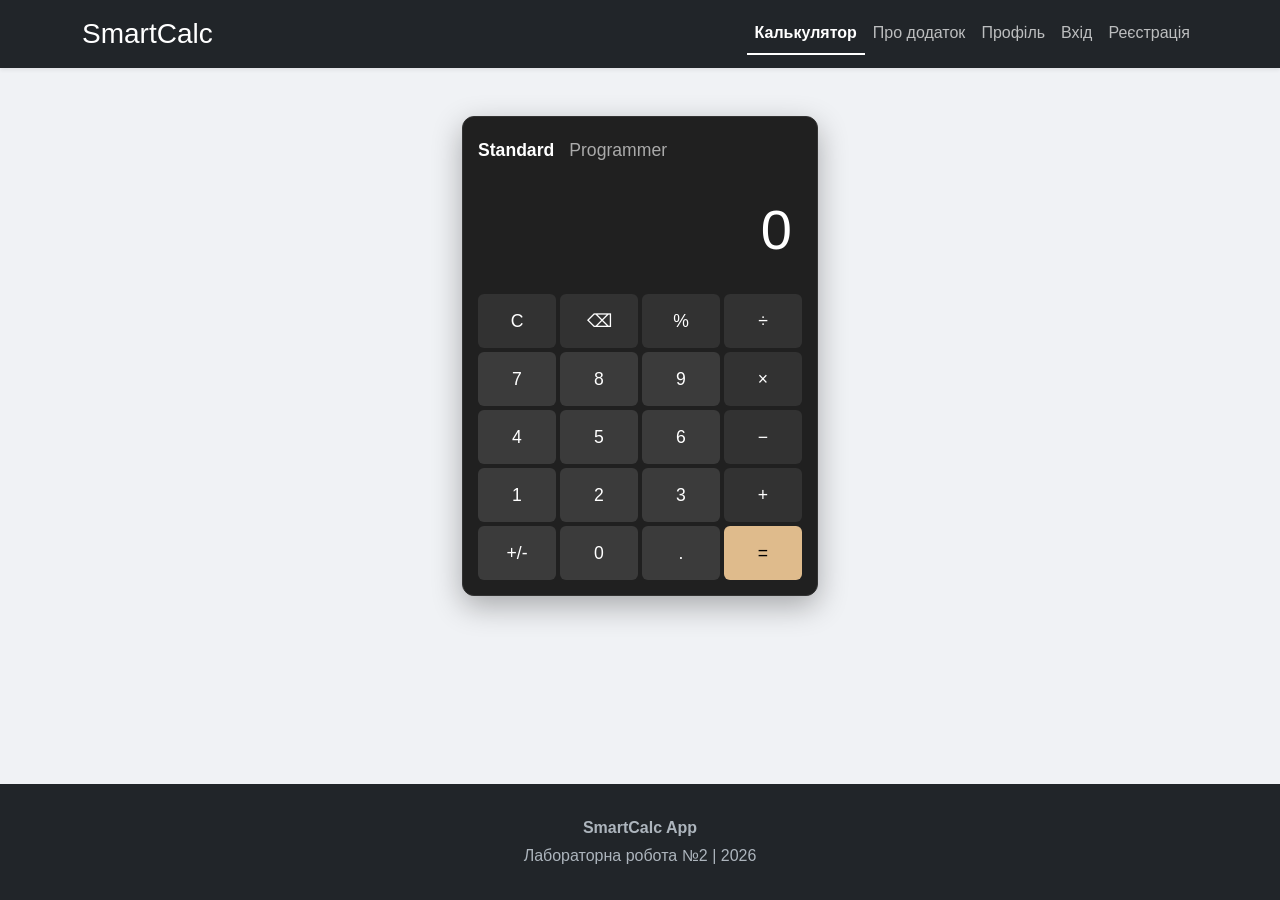
<file: index.html>
<!DOCTYPE html>
<html lang="uk">
<head>
    <meta charset="UTF-8">
    <meta name="viewport" content="width=device-width, initial-scale=1.0">
    <title>SmartCalc - Головна</title>
    <link href="https://cdn.jsdelivr.net/npm/bootstrap@5.3.0/dist/css/bootstrap.min.css" rel="stylesheet">
    <link rel="stylesheet" href="style.css">
</head>
<body>
    <nav class="navbar navbar-expand-lg navbar-dark bg-dark shadow-sm">
        <div class="container">
            <a class="navbar-brand fs-3" href="index.html">SmartCalc</a>
            <button class="navbar-toggler" type="button" data-bs-toggle="collapse" data-bs-target="#navbarNav">
                <span class="navbar-toggler-icon"></span>
            </button>
            <div class="collapse navbar-collapse" id="navbarNav">
                <div class="navbar-nav ms-auto">
                    <a class="nav-link active" href="index.html">Калькулятор</a>
                    <a class="nav-link" href="about.html">Про додаток</a>
                    <a class="nav-link" href="profile.html">Профіль</a>
                    <a class="nav-link" href="login.html">Вхід</a>
                    <a class="nav-link" href="register.html">Реєстрація</a>
                </div>
            </div>
        </div>
    </nav>

    <main class="container my-5">
        <div class="row justify-content-center">
            <div class="col-md-7 col-lg-5 col-xl-4">
                <div class="calc-card">
                    <ul class="nav nav-calc-mode" id="calcTabs" role="tablist">
                        <li class="nav-item">
                            <button class="nav-link active" data-bs-toggle="tab" data-bs-target="#std">Standard</button>
                        </li>
                        <li class="nav-item">
                            <button class="nav-link" data-bs-toggle="tab" data-bs-target="#prog">Programmer</button>
                        </li>
                    </ul>
                    
                    <div class="display">0</div>

                    <div class="tab-content">
                        <div class="tab-pane fade show active" id="std">
                            <div class="row g-1 row-cols-4 mt-2">
                                <div class="col"><button class="calc-btn btn-op">C</button></div>
                                <div class="col"><button class="calc-btn btn-op">⌫</button></div>
                                <div class="col"><button class="calc-btn btn-op">%</button></div>
                                <div class="col"><button class="calc-btn btn-op">÷</button></div>
                                <div class="col"><button class="calc-btn btn-num">7</button></div>
                                <div class="col"><button class="calc-btn btn-num">8</button></div>
                                <div class="col"><button class="calc-btn btn-num">9</button></div>
                                <div class="col"><button class="calc-btn btn-op">×</button></div>
                                <div class="col"><button class="calc-btn btn-num">4</button></div>
                                <div class="col"><button class="calc-btn btn-num">5</button></div>
                                <div class="col"><button class="calc-btn btn-num">6</button></div>
                                <div class="col"><button class="calc-btn btn-op">−</button></div>
                                <div class="col"><button class="calc-btn btn-num">1</button></div>
                                <div class="col"><button class="calc-btn btn-num">2</button></div>
                                <div class="col"><button class="calc-btn btn-num">3</button></div>
                                <div class="col"><button class="calc-btn btn-op">+</button></div>
                                <div class="col"><button class="calc-btn btn-num">+/-</button></div>
                                <div class="col"><button class="calc-btn btn-num">0</button></div>
                                <div class="col"><button class="calc-btn btn-num">.</button></div>
                                <div class="col"><button class="calc-btn btn-eq">=</button></div>
                            </div>
                        </div>

                        <div class="tab-pane fade" id="prog">
                            <div class="mb-3 mt-2" style="font-size: 0.9rem;">
                                <div class="d-flex justify-content-between text-secondary mb-1"><span class="fw-bold">HEX</span><span>0</span></div>
                                <div class="d-flex justify-content-between text-info border-start border-info border-3 ps-2 mb-1"><span class="fw-bold text-white">DEC</span><span class="text-white">0</span></div>
                                <div class="d-flex justify-content-between text-secondary mb-1"><span class="fw-bold">OCT</span><span>0</span></div>
                                <div class="d-flex justify-content-between text-secondary mb-1"><span class="fw-bold">BIN</span><span>0</span></div>
                            </div>
                            
                            <div class="row g-1 row-cols-5">
                                <div class="col"><button class="calc-btn btn-op text-secondary">A</button></div>
                                <div class="col"><button class="calc-btn btn-op"><<</button></div>
                                <div class="col"><button class="calc-btn btn-op">>></button></div>
                                <div class="col"><button class="calc-btn btn-op">C</button></div>
                                <div class="col"><button class="calc-btn btn-op">⌫</button></div>
                                <div class="col"><button class="calc-btn btn-op text-secondary">B</button></div>
                                <div class="col"><button class="calc-btn btn-num">7</button></div>
                                <div class="col"><button class="calc-btn btn-num">8</button></div>
                                <div class="col"><button class="calc-btn btn-num">9</button></div>
                                <div class="col"><button class="calc-btn btn-op">×</button></div>
                                <div class="col"><button class="calc-btn btn-op text-secondary">C</button></div>
                                <div class="col"><button class="calc-btn btn-num">4</button></div>
                                <div class="col"><button class="calc-btn btn-num">5</button></div>
                                <div class="col"><button class="calc-btn btn-num">6</button></div>
                                <div class="col"><button class="calc-btn btn-op">−</button></div>
                                <div class="col"><button class="calc-btn btn-op text-secondary">D</button></div>
                                <div class="col"><button class="calc-btn btn-num">1</button></div>
                                <div class="col"><button class="calc-btn btn-num">2</button></div>
                                <div class="col"><button class="calc-btn btn-num">3</button></div>
                                <div class="col"><button class="calc-btn btn-op">+</button></div>
                                <div class="col"><button class="calc-btn btn-op text-secondary">E</button></div>
                                <div class="col"><button class="calc-btn btn-op text-secondary">F</button></div>
                                <div class="col"><button class="calc-btn btn-num">0</button></div>
                                <div class="col"><button class="calc-btn btn-num">.</button></div>
                                <div class="col"><button class="calc-btn btn-eq">=</button></div>
                            </div>
                        </div>
                    </div>
                </div>
            </div>
        </div>
    </main>

    <footer class="text-center">
        <div class="container">
            <p class="mb-1 fw-bold">SmartCalc App</p>
            <p class="mb-0">Лабораторна робота №2 | 2026</p>
        </div>
    </footer>
    <script src="https://cdn.jsdelivr.net/npm/bootstrap@5.3.0/dist/js/bootstrap.bundle.min.js"></script>
    <script src="model.js"></script>
    <script src="view.js"></script>
    <script src="controller.js"></script>
</body>
</html>
</file>
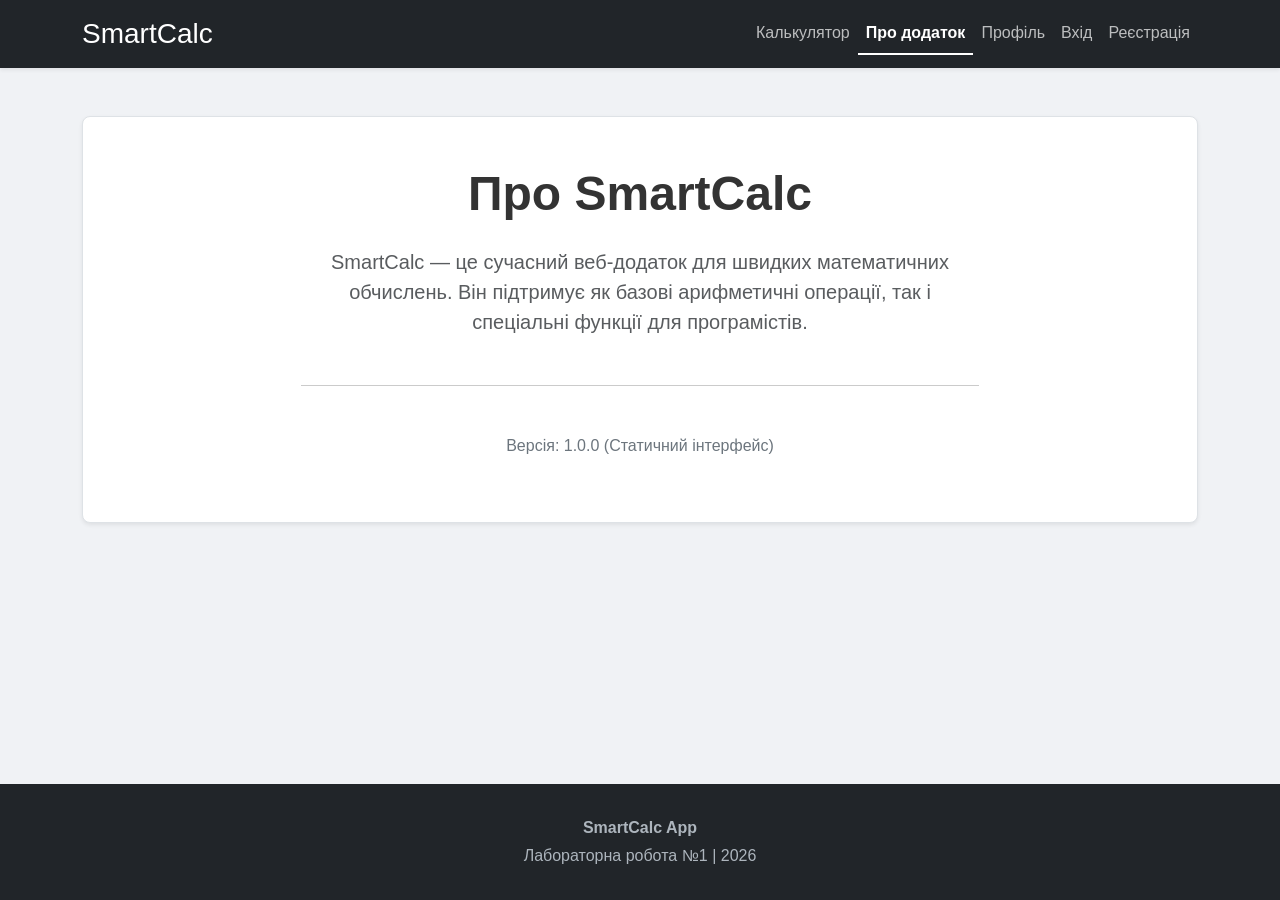
<file: about.html>
<!DOCTYPE html>
<html lang="uk">
<head>
    <meta charset="UTF-8">
    <meta name="viewport" content="width=device-width, initial-scale=1.0">
    <title>SmartCalc - Про додаток</title>
    <link href="https://cdn.jsdelivr.net/npm/bootstrap@5.3.0/dist/css/bootstrap.min.css" rel="stylesheet">
    <link rel="stylesheet" href="style.css">
</head>
<body>
    <nav class="navbar navbar-expand-lg navbar-dark bg-dark shadow-sm">
        <div class="container">
            <a class="navbar-brand fs-3" href="index.html">SmartCalc </a>
            <button class="navbar-toggler" type="button" data-bs-toggle="collapse" data-bs-target="#navbarNav">
                <span class="navbar-toggler-icon"></span>
            </button>
            <div class="collapse navbar-collapse" id="navbarNav">
                <div class="navbar-nav ms-auto">
                    <a class="nav-link" href="index.html">Калькулятор</a>
                    <a class="nav-link active" href="about.html">Про додаток</a>
                    <a class="nav-link" href="profile.html">Профіль</a>
                    <a class="nav-link" href="login.html">Вхід</a>
                    <a class="nav-link" href="register.html">Реєстрація</a>
                </div>
            </div>
        </div>
    </nav>

    <main class="container my-5 text-center">
        <div class="p-5 mb-4 bg-white rounded-3 shadow-sm border">
            <div style="font-size: 5rem;"></div>
            <h1 class="display-5 fw-bold">Про SmartCalc</h1>
            <div class="col-lg-8 mx-auto mt-4">
                <p class="lead text-muted">SmartCalc — це сучасний веб-додаток для швидких математичних обчислень. Він підтримує як базові арифметичні операції, так і спеціальні функції для програмістів.</p>
                <hr class="my-5">
                <p class="text-secondary">Версія: 1.0.0 (Статичний інтерфейс)</p>
            </div>
        </div>
    </main>

    <footer class="text-center">
        <div class="container">
            <p class="mb-1 fw-bold">SmartCalc App</p>
            <p class="mb-0">Лабораторна робота №1 | 2026</p>
        </div>
    </footer>
    <script src="https://cdn.jsdelivr.net/npm/bootstrap@5.3.0/dist/js/bootstrap.bundle.min.js"></script>
    <script src="model.js"></script>
    <script src="view.js"></script>
    <script src="controller.js"></script>
</body>
</html>
</file>
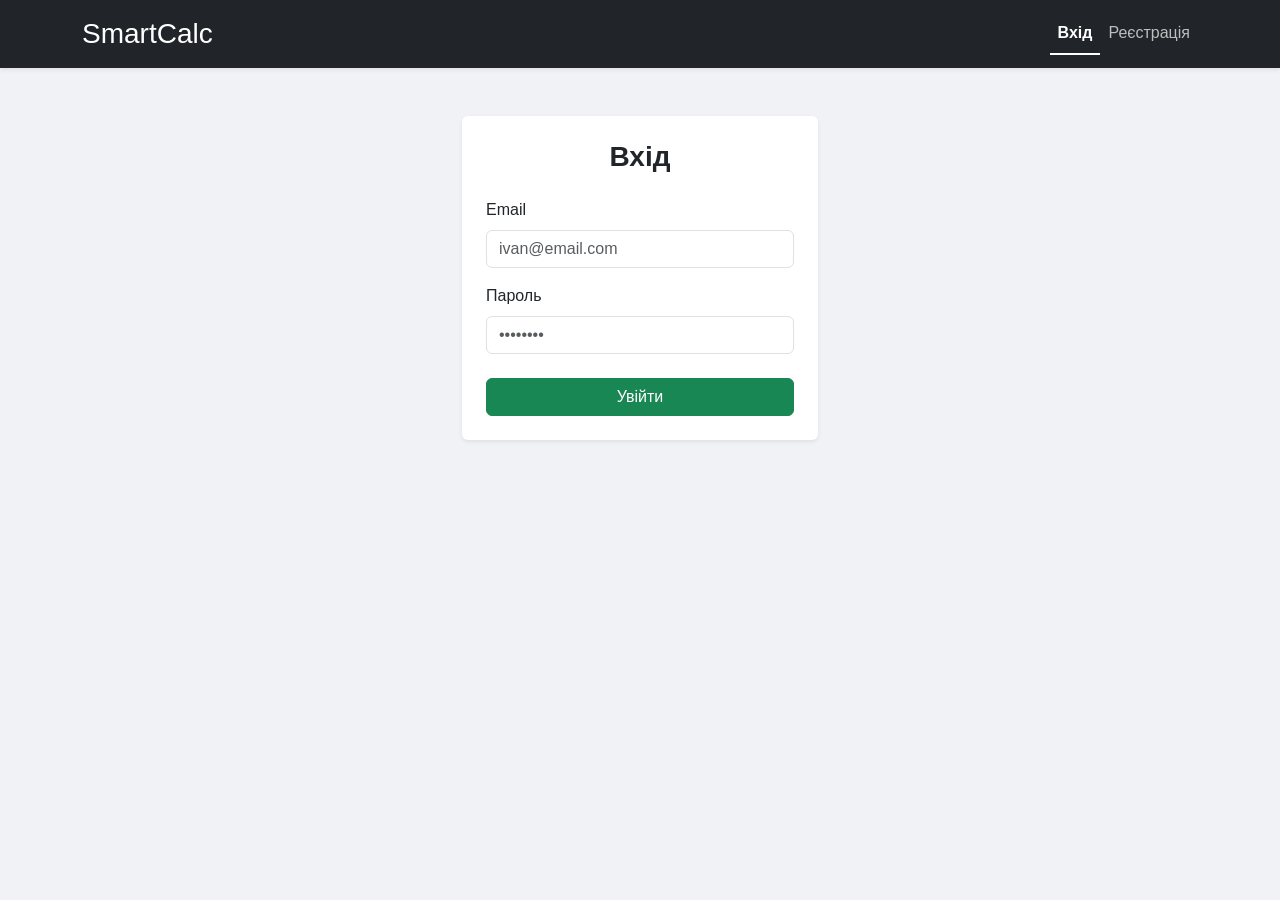
<file: login.html>
<!DOCTYPE html>
<html lang="uk">
<head>
    <meta charset="UTF-8">
    <meta name="viewport" content="width=device-width, initial-scale=1.0">
    <title>SmartCalc - Вхід</title>
    <link href="https://cdn.jsdelivr.net/npm/bootstrap@5.3.0/dist/css/bootstrap.min.css" rel="stylesheet">
    <link rel="stylesheet" href="style.css">
</head>
<body>
    <nav class="navbar navbar-expand-lg navbar-dark bg-dark shadow-sm">
        <div class="container">
            <a class="navbar-brand fs-3" href="index.html">SmartCalc</a>
            <div class="navbar-nav ms-auto" id="nav-links">
                <a class="nav-link active" href="login.html">Вхід</a>
                <a class="nav-link" href="register.html">Реєстрація</a>
            </div>
        </div>
    </nav>

    <main class="container my-5">
        <div class="row justify-content-center">
            <div class="col-md-5 col-lg-4">
                <div class="card p-4 shadow-sm border-0 text-center">
                    <h3 class="mb-4 fw-bold">Вхід</h3>
                    <form id="login-form">
                        <div class="mb-3 text-start">
                            <label class="form-label">Email</label>
                            <input type="email" id="log-email" class="form-control" placeholder="ivan@email.com" required>
                        </div>
                        <div class="mb-4 text-start">
                            <label class="form-label">Пароль</label>
                            <input type="password" id="log-pass" class="form-control" placeholder="••••••••" required>
                        </div>
                        <button type="submit" class="btn btn-success w-100">Увійти</button>
                    </form>
                </div>
            </div>
        </div>
    </main>
    <script src="model.js"></script>
    <script src="view.js"></script>
    <script src="controller.js"></script>
</body>
</html>
</file>
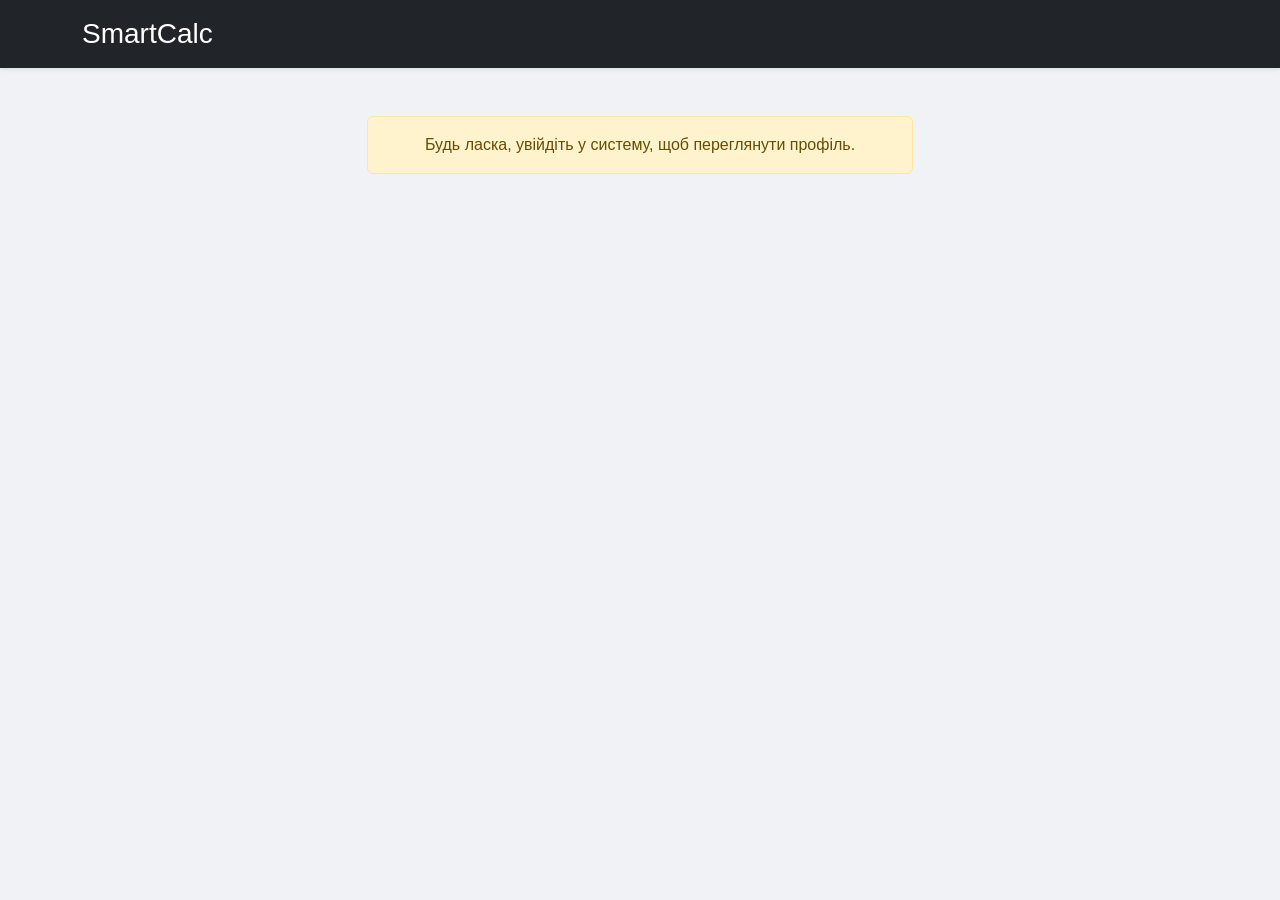
<file: profile.html>
<!DOCTYPE html>
<html lang="uk">
<head>
    <meta charset="UTF-8">
    <meta name="viewport" content="width=device-width, initial-scale=1.0">
    <title>SmartCalc - Профіль</title>
    <link href="https://cdn.jsdelivr.net/npm/bootstrap@5.3.0/dist/css/bootstrap.min.css" rel="stylesheet">
    <link rel="stylesheet" href="style.css">
</head>
<body>
    <nav class="navbar navbar-expand-lg navbar-dark bg-dark shadow-sm">
        <div class="container">
            <a class="navbar-brand fs-3" href="index.html">SmartCalc</a>
            <div class="navbar-nav ms-auto" id="nav-links"></div>
        </div>
    </nav>

    <main class="container my-5">
        <div class="row justify-content-center">
            <div class="col-lg-6">
                <div id="profile-content" class="card p-4 shadow-sm border-0">
                    <h3 class="mb-4 text-center fw-bold">Профіль користувача</h3>
                    <table class="table table-bordered">
                        <tr><th class="table-dark">Параметр</th><th class="table-dark">Значення</th></tr>
                        <tr><td>Ім'я</td><td id="prof-name">-</td></tr>
                        <tr><td>Email</td><td id="prof-email">-</td></tr>
                        <tr><td>Стать</td><td id="prof-gender">-</td></tr>
                        <tr><td>Дата народження</td><td id="prof-date">-</td></tr>
                    </table>
                </div>
                <div id="login-alert" class="alert alert-warning text-center d-none">
                    Будь ласка, увійдіть у систему, щоб переглянути профіль.
                </div>
            </div>
        </div>
    </main>
    <script src="model.js"></script>
    <script src="view.js"></script>
    <script src="controller.js"></script>
</body>
</html>
</file>
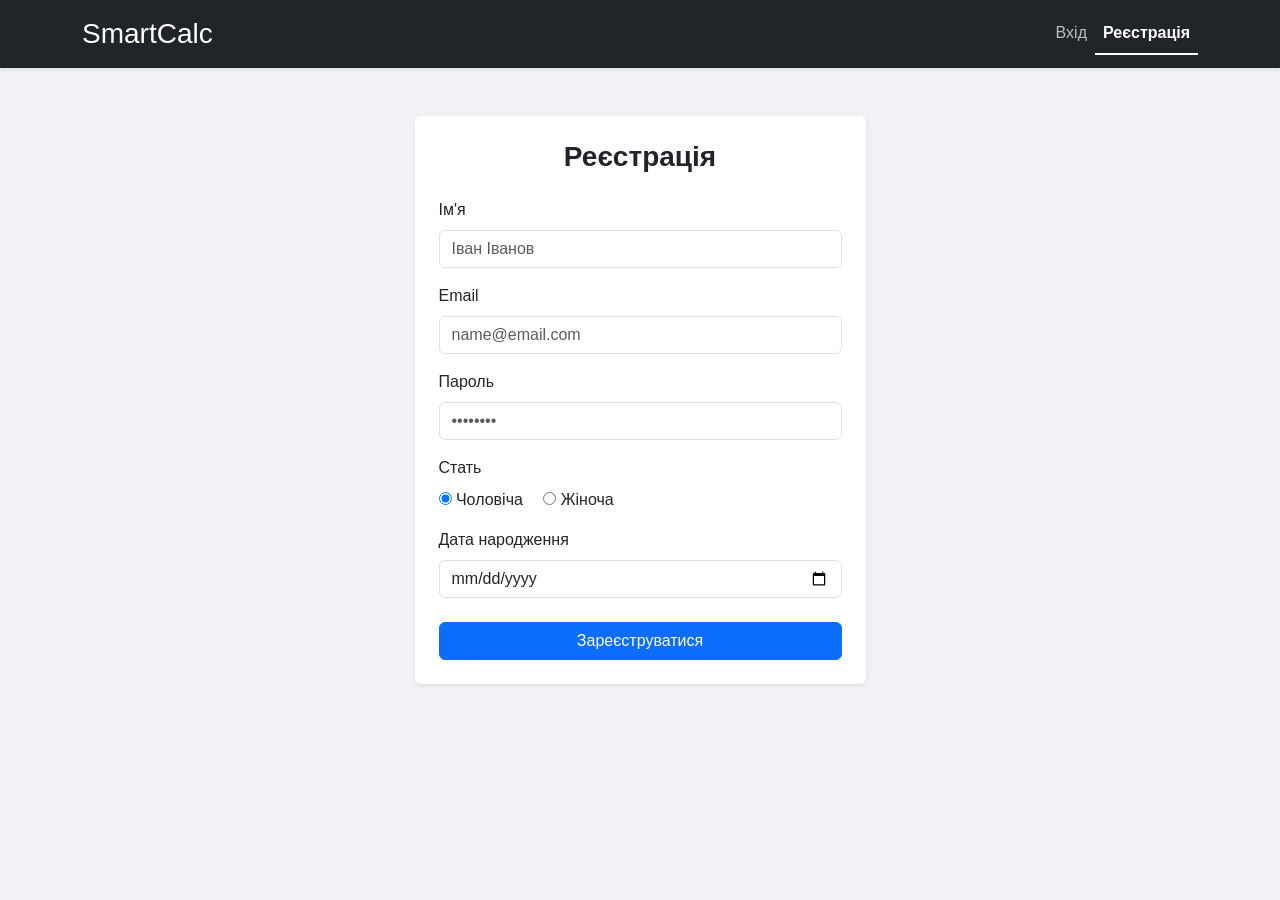
<file: register.html>
<!DOCTYPE html>
<html lang="uk">
<head>
    <meta charset="UTF-8">
    <meta name="viewport" content="width=device-width, initial-scale=1.0">
    <title>SmartCalc - Реєстрація</title>
    <link href="https://cdn.jsdelivr.net/npm/bootstrap@5.3.0/dist/css/bootstrap.min.css" rel="stylesheet">
    <link rel="stylesheet" href="style.css">
</head>
<body>
    <nav class="navbar navbar-expand-lg navbar-dark bg-dark shadow-sm">
        <div class="container">
            <a class="navbar-brand fs-3" href="index.html">SmartCalc</a>
            <div class="navbar-nav ms-auto" id="nav-links">
                <a class="nav-link" href="login.html">Вхід</a>
                <a class="nav-link active" href="register.html">Реєстрація</a>
            </div>
        </div>
    </nav>

    <main class="container my-5">
        <div class="row justify-content-center">
            <div class="col-md-6 col-lg-5">
                <div class="card p-4 shadow-sm border-0">
                    <h3 class="mb-4 text-center fw-bold">Реєстрація</h3>
                    <form id="register-form">
                        <div class="mb-3">
                            <label class="form-label">Ім'я</label>
                            <input type="text" id="reg-name" class="form-control" placeholder="Іван Іванов" required>
                        </div>
                        <div class="mb-3">
                            <label class="form-label">Email</label>
                            <input type="email" id="reg-email" class="form-control" placeholder="name@email.com" required>
                        </div>
                        <div class="mb-3">
                            <label class="form-label">Пароль</label>
                            <input type="password" id="reg-pass" class="form-control" placeholder="••••••••" required>
                        </div>
                        <div class="mb-3">
                            <label class="form-label d-block">Стать</label>
                            <input type="radio" name="gender" value="Чоловіча" checked> Чоловіча
                            <input type="radio" name="gender" value="Жіноча" class="ms-3"> Жіноча
                        </div>
                        <div class="mb-4">
                            <label class="form-label">Дата народження</label>
                            <input type="date" id="reg-date" class="form-control">
                        </div>
                        <button type="submit" class="btn btn-primary w-100">Зареєструватися</button>
                    </form>
                </div>
            </div>
        </div>
    </main>
    <script src="model.js"></script>
    <script src="view.js"></script>
    <script src="controller.js"></script>
</body>
</html>
</file>
<file: style.css>
body {
    background-color: #f0f2f5;
    font-family: 'Segoe UI', Roboto, Helvetica, Arial, sans-serif;
    display: flex;
    flex-direction: column;
    min-height: 100vh;
    color: #333;
}

main { flex: 1; }

.navbar-dark .navbar-nav .nav-link {
    color: rgba(255,255,255,.7);
    transition: color 0.2s;
}

.navbar-dark .navbar-nav .nav-link:hover { color: #fff; }
.navbar-dark .navbar-nav .nav-link.active { color: #fff; font-weight: 600; border-bottom: 2px solid #fff; }

.calc-card {
    background: #202020;
    border-radius: 12px;
    padding: 15px;
    box-shadow: 0 10px 30px rgba(0,0,0,0.3);
    border: 1px solid #333;
}

.nav-calc-mode {
    border-bottom: none;
    margin-bottom: 10px;
}

.nav-calc-mode .nav-link {
    color: #aaa;
    font-size: 1.1rem;
    padding: 5px 15px 5px 0;
    cursor: pointer;
}

.nav-calc-mode .nav-link.active {
    color: #fff;
    font-weight: 600;
    background: none;
}

.display {
    background: transparent;
    color: #fff;
    font-family: 'Segoe UI', sans-serif;
    font-size: 3.5rem;
    font-weight: 500;
    text-align: right;
    padding: 10px;
    margin-bottom: 5px;
    min-height: 80px;
}

.calc-btn {
    width: 100%;
    height: 54px;
    font-size: 1.1rem;
    border-radius: 6px;
    border: none;
    transition: background 0.1s;
    display: flex;
    align-items: center;
    justify-content: center;
}

.calc-btn:hover { filter: brightness(1.2); }
.calc-btn:active { filter: brightness(0.8); transform: scale(0.95); }

.btn-num { background: #3b3b3b; color: #fff; }
.btn-op { background: #323232; color: #fff; }
.btn-eq { background: #dfbb8c; color: #000; font-weight: 500; }

.table { background: white; border-radius: 12px; overflow: hidden; box-shadow: 0 5px 15px rgba(0,0,0,0.05); }
.card-custom { border-radius: 15px; box-shadow: 0 5px 15px rgba(0,0,0,0.05); border: none; }

@media (max-width: 576px) {
    .calc-btn { height: 48px; font-size: 1rem; }
    .display { font-size: 2.8rem; }
}

footer { background: #212529; color: #adb5bd; padding: 2rem 0; margin-top: auto; }
</file>
